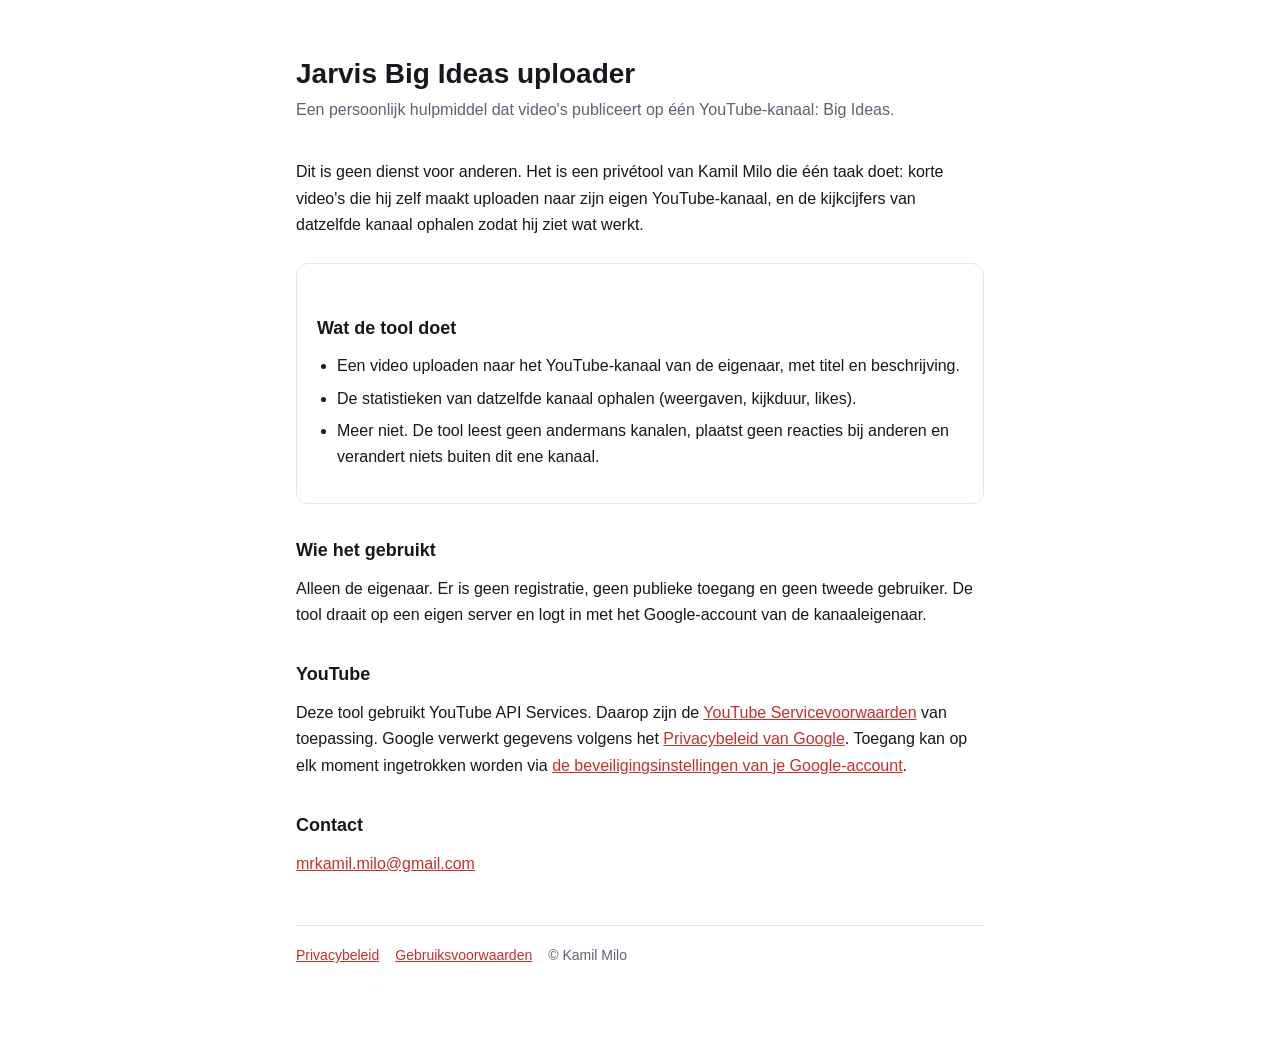
<file: index.html>
<!DOCTYPE html><html lang="nl"><head><meta charset="utf-8">
<meta name="viewport" content="width=device-width,initial-scale=1">
<title>Jarvis Big Ideas uploader</title><link rel="stylesheet" href="stijl.css"></head><body><div class="wrap">
<h1>Jarvis Big Ideas uploader</h1>
<p class="sub">Een persoonlijk hulpmiddel dat video's publiceert op &eacute;&eacute;n YouTube-kanaal: Big Ideas.</p>
<p>Dit is geen dienst voor anderen. Het is een priv&eacute;tool van Kamil Milo die &eacute;&eacute;n taak doet: korte video's die hij zelf maakt uploaden naar zijn eigen YouTube-kanaal, en de kijkcijfers van datzelfde kanaal ophalen zodat hij ziet wat werkt.</p>
<div class="kaart"><h2>Wat de tool doet</h2><ul>
<li>Een video uploaden naar het YouTube-kanaal van de eigenaar, met titel en beschrijving.</li>
<li>De statistieken van datzelfde kanaal ophalen (weergaven, kijkduur, likes).</li>
<li>Meer niet. De tool leest geen andermans kanalen, plaatst geen reacties bij anderen en verandert niets buiten dit ene kanaal.</li>
</ul></div>
<h2>Wie het gebruikt</h2>
<p>Alleen de eigenaar. Er is geen registratie, geen publieke toegang en geen tweede gebruiker. De tool draait op een eigen server en logt in met het Google-account van de kanaaleigenaar.</p>
<h2>YouTube</h2>
<p>Deze tool gebruikt YouTube API Services. Daarop zijn de <a href="https://www.youtube.com/t/terms">YouTube Servicevoorwaarden</a> van toepassing. Google verwerkt gegevens volgens het <a href="https://policies.google.com/privacy">Privacybeleid van Google</a>. Toegang kan op elk moment ingetrokken worden via <a href="https://myaccount.google.com/permissions">de beveiligingsinstellingen van je Google-account</a>.</p>
<h2>Contact</h2><p><a href="mailto:mrkamil.milo@gmail.com">mrkamil.milo@gmail.com</a></p>
<footer><a href="privacy.html">Privacybeleid</a><a href="voorwaarden.html">Gebruiksvoorwaarden</a><span>&copy; Kamil Milo</span></footer>
</div></body></html>
</file>
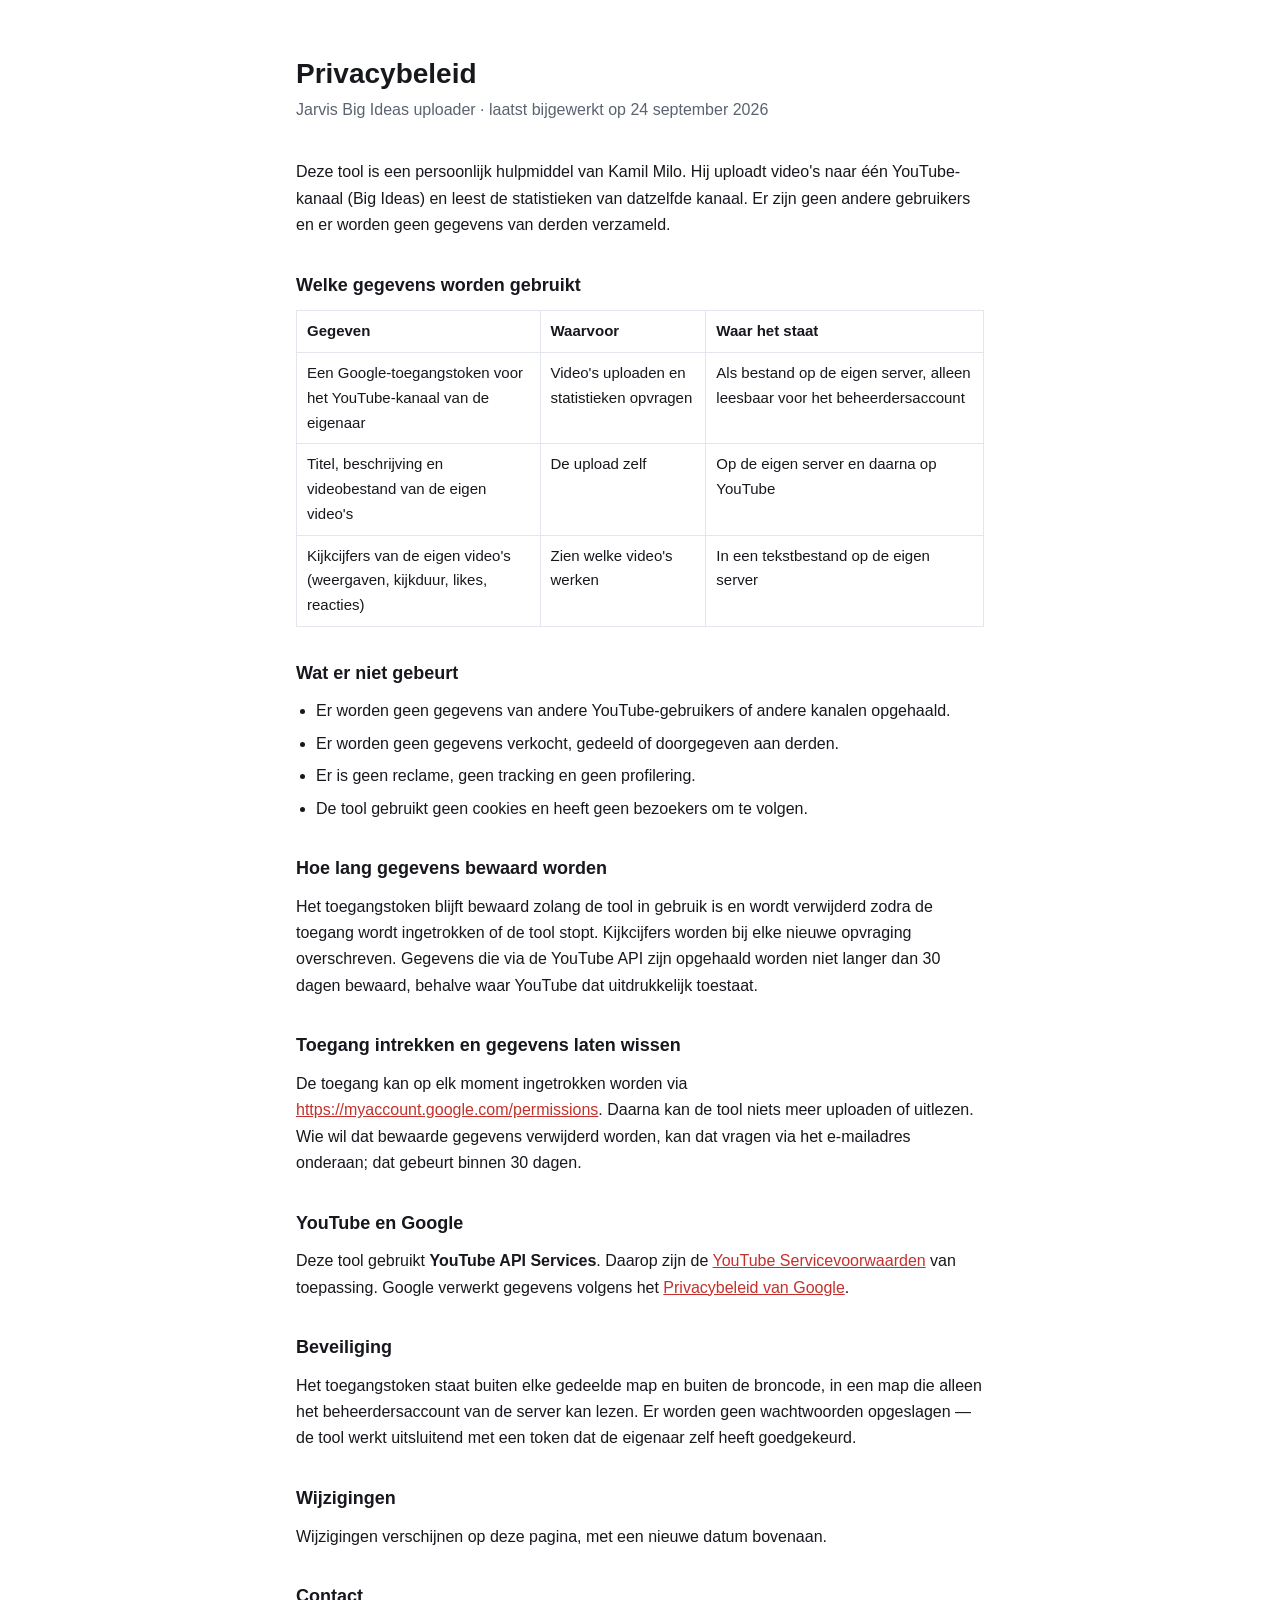
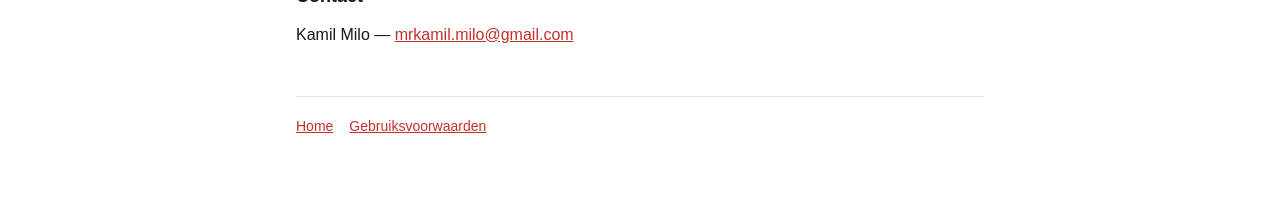
<file: privacy.html>
<!DOCTYPE html><html lang="nl"><head><meta charset="utf-8">
<meta name="viewport" content="width=device-width,initial-scale=1">
<title>Privacybeleid &mdash; Jarvis Big Ideas uploader</title><link rel="stylesheet" href="stijl.css"></head><body><div class="wrap">
<h1>Privacybeleid</h1><p class="sub">Jarvis Big Ideas uploader &middot; laatst bijgewerkt op 24 september 2026</p>
<p>Deze tool is een persoonlijk hulpmiddel van Kamil Milo. Hij uploadt video's naar &eacute;&eacute;n YouTube-kanaal (Big Ideas) en leest de statistieken van datzelfde kanaal. Er zijn geen andere gebruikers en er worden geen gegevens van derden verzameld.</p>
<h2>Welke gegevens worden gebruikt</h2>
<table><tr><th>Gegeven</th><th>Waarvoor</th><th>Waar het staat</th></tr>
<tr><td>Een Google-toegangstoken voor het YouTube-kanaal van de eigenaar</td><td>Video's uploaden en statistieken opvragen</td><td>Als bestand op de eigen server, alleen leesbaar voor het beheerdersaccount</td></tr>
<tr><td>Titel, beschrijving en videobestand van de eigen video's</td><td>De upload zelf</td><td>Op de eigen server en daarna op YouTube</td></tr>
<tr><td>Kijkcijfers van de eigen video's (weergaven, kijkduur, likes, reacties)</td><td>Zien welke video's werken</td><td>In een tekstbestand op de eigen server</td></tr></table>
<h2>Wat er niet gebeurt</h2><ul>
<li>Er worden geen gegevens van andere YouTube-gebruikers of andere kanalen opgehaald.</li>
<li>Er worden geen gegevens verkocht, gedeeld of doorgegeven aan derden.</li>
<li>Er is geen reclame, geen tracking en geen profilering.</li>
<li>De tool gebruikt geen cookies en heeft geen bezoekers om te volgen.</li></ul>
<h2>Hoe lang gegevens bewaard worden</h2>
<p>Het toegangstoken blijft bewaard zolang de tool in gebruik is en wordt verwijderd zodra de toegang wordt ingetrokken of de tool stopt. Kijkcijfers worden bij elke nieuwe opvraging overschreven. Gegevens die via de YouTube API zijn opgehaald worden niet langer dan 30 dagen bewaard, behalve waar YouTube dat uitdrukkelijk toestaat.</p>
<h2>Toegang intrekken en gegevens laten wissen</h2>
<p>De toegang kan op elk moment ingetrokken worden via <a href="https://myaccount.google.com/permissions">https://myaccount.google.com/permissions</a>. Daarna kan de tool niets meer uploaden of uitlezen. Wie wil dat bewaarde gegevens verwijderd worden, kan dat vragen via het e-mailadres onderaan; dat gebeurt binnen 30 dagen.</p>
<h2>YouTube en Google</h2>
<p>Deze tool gebruikt <strong>YouTube API Services</strong>. Daarop zijn de <a href="https://www.youtube.com/t/terms">YouTube Servicevoorwaarden</a> van toepassing. Google verwerkt gegevens volgens het <a href="https://policies.google.com/privacy">Privacybeleid van Google</a>.</p>
<h2>Beveiliging</h2>
<p>Het toegangstoken staat buiten elke gedeelde map en buiten de broncode, in een map die alleen het beheerdersaccount van de server kan lezen. Er worden geen wachtwoorden opgeslagen &mdash; de tool werkt uitsluitend met een token dat de eigenaar zelf heeft goedgekeurd.</p>
<h2>Wijzigingen</h2><p>Wijzigingen verschijnen op deze pagina, met een nieuwe datum bovenaan.</p>
<h2>Contact</h2><p>Kamil Milo &mdash; <a href="mailto:mrkamil.milo@gmail.com">mrkamil.milo@gmail.com</a></p>
<footer><a href="index.html">Home</a><a href="voorwaarden.html">Gebruiksvoorwaarden</a></footer>
</div></body></html>
</file>
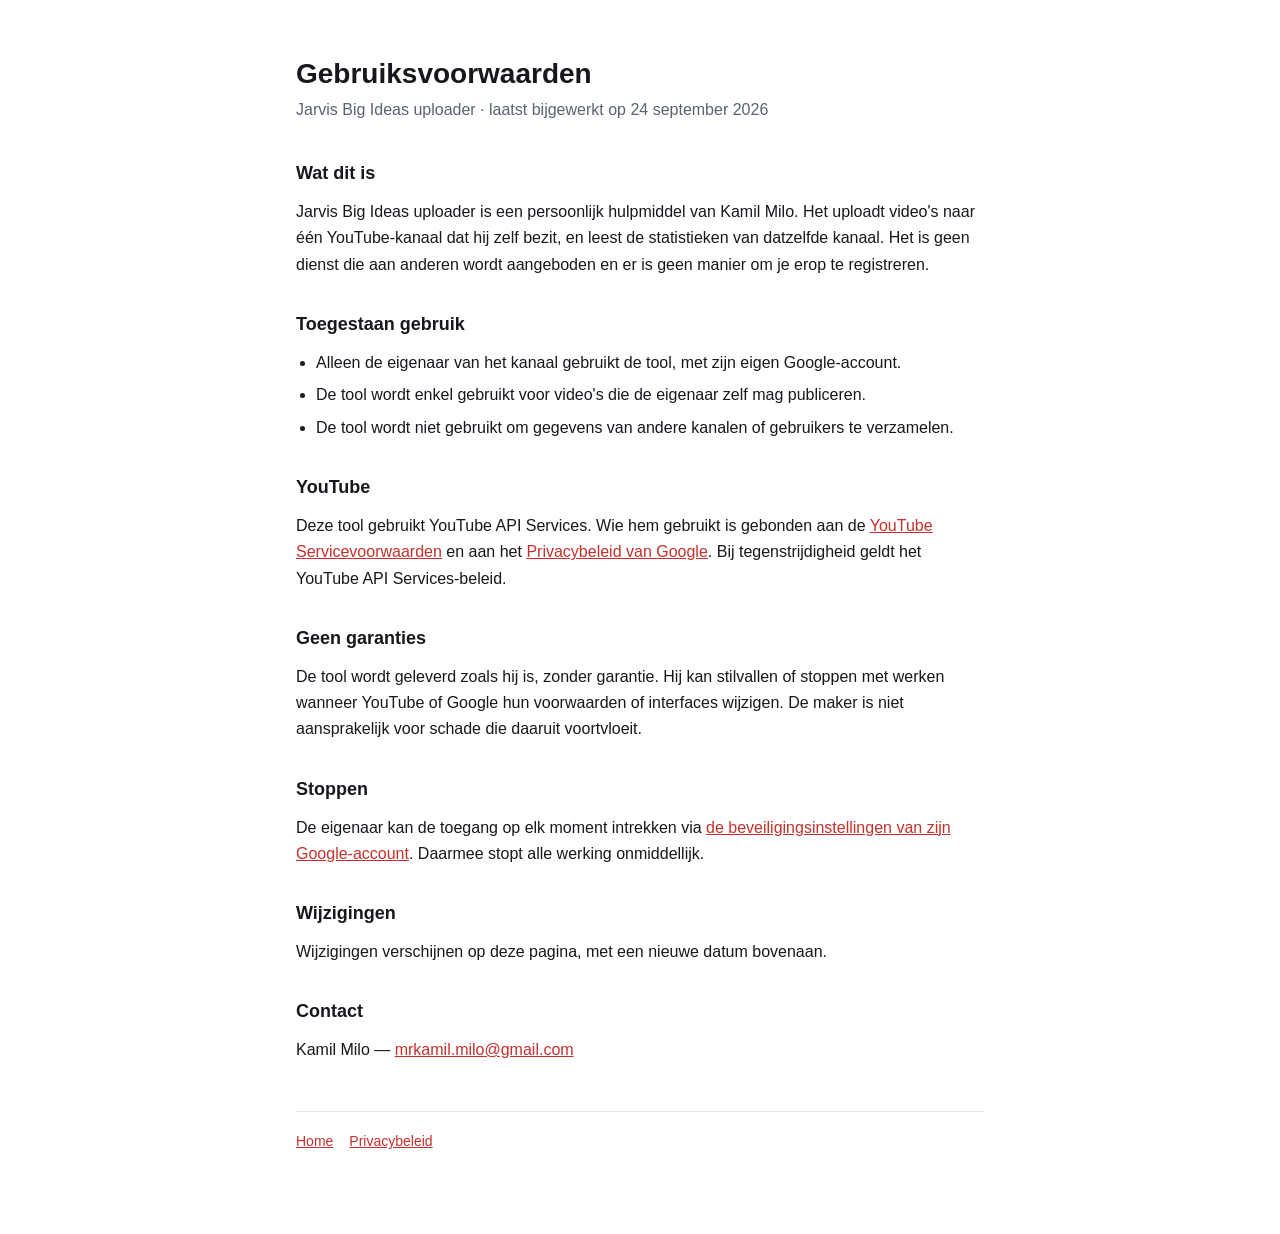
<file: voorwaarden.html>
<!DOCTYPE html><html lang="nl"><head><meta charset="utf-8">
<meta name="viewport" content="width=device-width,initial-scale=1">
<title>Gebruiksvoorwaarden &mdash; Jarvis Big Ideas uploader</title><link rel="stylesheet" href="stijl.css"></head><body><div class="wrap">
<h1>Gebruiksvoorwaarden</h1><p class="sub">Jarvis Big Ideas uploader &middot; laatst bijgewerkt op 24 september 2026</p>
<h2>Wat dit is</h2>
<p>Jarvis Big Ideas uploader is een persoonlijk hulpmiddel van Kamil Milo. Het uploadt video's naar &eacute;&eacute;n YouTube-kanaal dat hij zelf bezit, en leest de statistieken van datzelfde kanaal. Het is geen dienst die aan anderen wordt aangeboden en er is geen manier om je erop te registreren.</p>
<h2>Toegestaan gebruik</h2><ul>
<li>Alleen de eigenaar van het kanaal gebruikt de tool, met zijn eigen Google-account.</li>
<li>De tool wordt enkel gebruikt voor video's die de eigenaar zelf mag publiceren.</li>
<li>De tool wordt niet gebruikt om gegevens van andere kanalen of gebruikers te verzamelen.</li></ul>
<h2>YouTube</h2>
<p>Deze tool gebruikt YouTube API Services. Wie hem gebruikt is gebonden aan de <a href="https://www.youtube.com/t/terms">YouTube Servicevoorwaarden</a> en aan het <a href="https://policies.google.com/privacy">Privacybeleid van Google</a>. Bij tegenstrijdigheid geldt het YouTube API Services-beleid.</p>
<h2>Geen garanties</h2>
<p>De tool wordt geleverd zoals hij is, zonder garantie. Hij kan stilvallen of stoppen met werken wanneer YouTube of Google hun voorwaarden of interfaces wijzigen. De maker is niet aansprakelijk voor schade die daaruit voortvloeit.</p>
<h2>Stoppen</h2>
<p>De eigenaar kan de toegang op elk moment intrekken via <a href="https://myaccount.google.com/permissions">de beveiligingsinstellingen van zijn Google-account</a>. Daarmee stopt alle werking onmiddellijk.</p>
<h2>Wijzigingen</h2><p>Wijzigingen verschijnen op deze pagina, met een nieuwe datum bovenaan.</p>
<h2>Contact</h2><p>Kamil Milo &mdash; <a href="mailto:mrkamil.milo@gmail.com">mrkamil.milo@gmail.com</a></p>
<footer><a href="index.html">Home</a><a href="privacy.html">Privacybeleid</a></footer>
</div></body></html>
</file>
<file: stijl.css>
:root{--ink:#16181d;--zacht:#5b6270;--lijn:#e3e6ec;--bg:#fff;--accent:#c4302b}
@media (prefers-color-scheme:dark){:root{--ink:#e8eaee;--zacht:#a0a7b4;--lijn:#2a2e37;--bg:#14161a}}
*{box-sizing:border-box}
body{margin:0;background:var(--bg);color:var(--ink);font:16px/1.65 -apple-system,BlinkMacSystemFont,"Segoe UI",Roboto,Helvetica,Arial,sans-serif}
.wrap{max-width:720px;margin:0 auto;padding:56px 16px 80px}
h1{font-size:28px;line-height:1.25;margin:0 0 6px}
.sub{color:var(--zacht);margin:0 0 36px}
h2{font-size:18px;margin:32px 0 10px}
p{margin:0 0 14px}
ul{margin:0 0 14px;padding-left:20px}
li{margin-bottom:6px}
a{color:var(--accent)}
.kaart{border:1px solid var(--lijn);border-radius:12px;padding:18px 20px;margin:24px 0}
table{border-collapse:collapse;width:100%;margin:0 0 16px;font-size:15px}
th,td{border:1px solid var(--lijn);padding:8px 10px;text-align:left;vertical-align:top}
footer{border-top:1px solid var(--lijn);margin-top:48px;padding-top:18px;color:var(--zacht);font-size:14px}
footer a{margin-right:16px}
</file>
